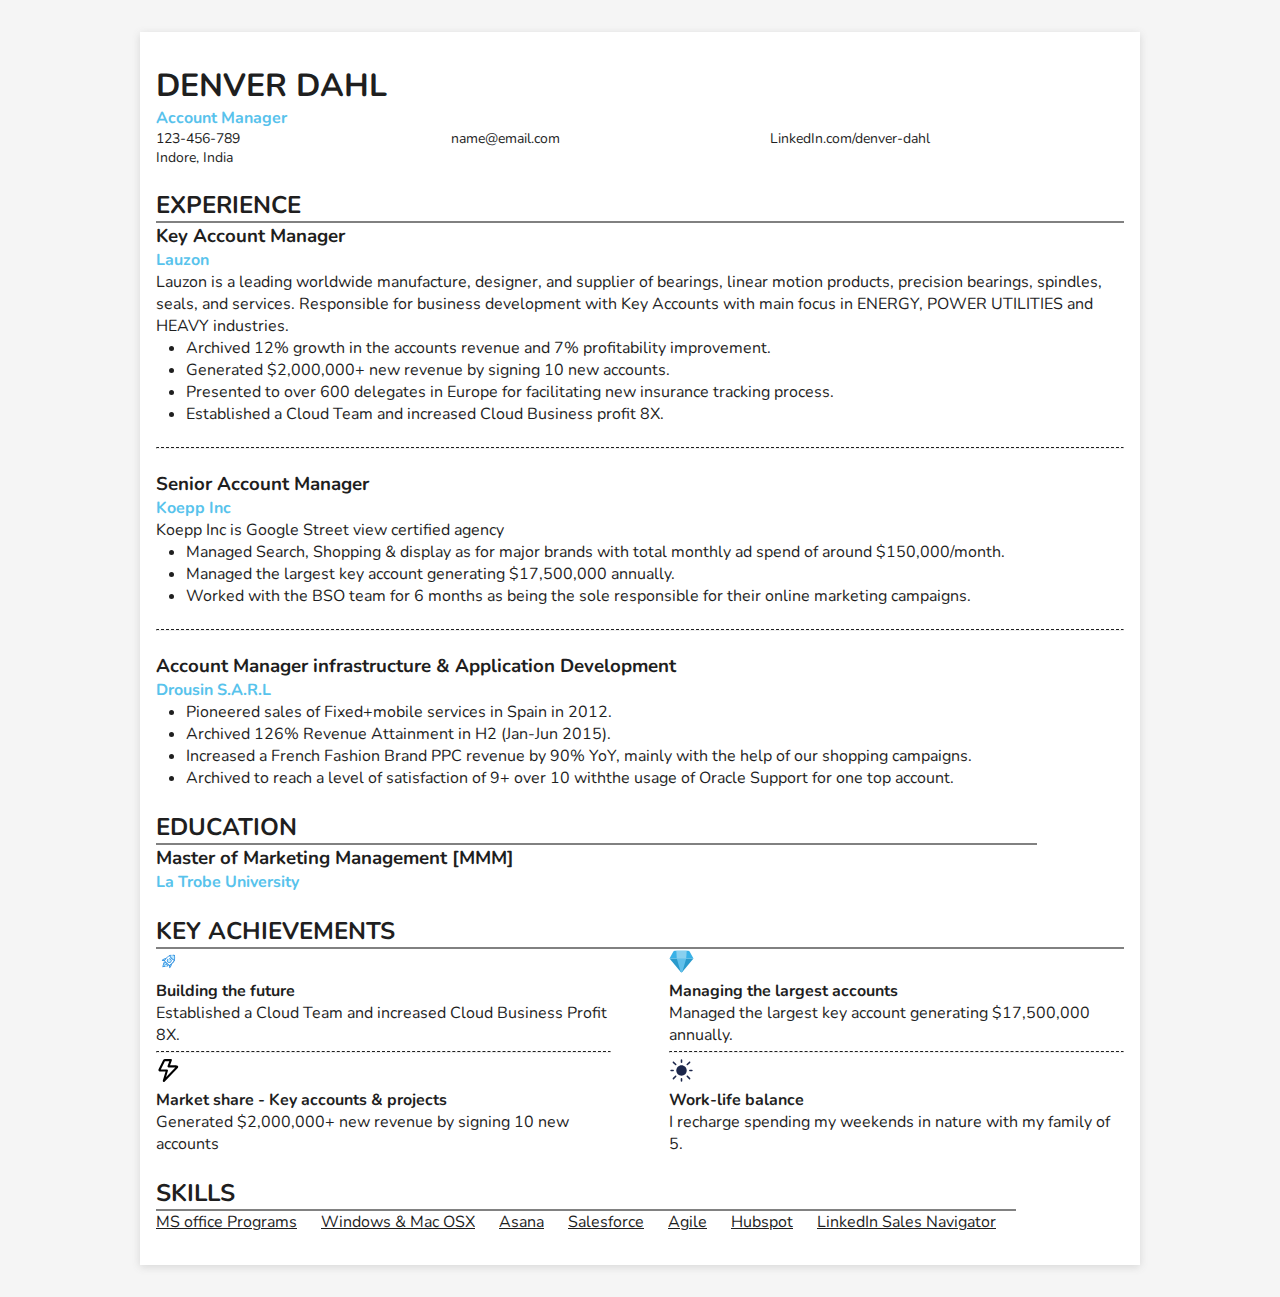
<file: cv2.html>
<!DOCTYPE html>
<html lang="en">
<head>
    <meta charset="UTF-8">
    <meta name="viewport" content="width=device-width, initial-scale=1.0">
    <title>CV2</title>
    <link rel="stylesheet" href="cv2.css">
    <link rel="preconnect" href="https://fonts.googleapis.com"> 
    <link href="https://fonts.googleapis.com/css2?family=Nunito&display=swap" rel="stylesheet">
    <link rel="stylesheet" href="https://use.fontawesome.com/releases/v5.15.4/css/all.css" integrity="sha384-DyZ88mC6Up2uqS4h/KRgHuoeGwBcD4Ng9SiP4dIRy0EXTlnuz47vAwmeGwVChigm" crossorigin="anonymous"/>
</head>
<body>
    <section class="resume">
        <div class="header">
            <h1 class="header-name">DENVER DAHL</h1>
            <h4 class="header-job" style="color: rgb(88, 194, 236);">Account Manager</h4>
            <div class="header-contact">
                <a><i class="fas fa-mobile-alt"></i>123-456-789</a>
                <a><i class="fas fa-envelope"></i>name@email.com</a>
                <a><i class="fas fa-laptop-code"></i>LinkedIn.com/denver-dahl</a>                
            </div>
            <div class="header-contact1"><a><i class="fas fa-map-marker-alt"></i>Indore, India</a></div>
            <br>
            <div class="experience">
                <h2>EXPERIENCE</h2>
                <hr class="divider">
                <h3>Key Account Manager</h3>
                <p style="color: rgb(88, 195, 236)"><b>Lauzon</b></p>
                <div>
                    <p>Lauzon is a leading worldwide manufacture, designer, and supplier of bearings, linear motion products, precision bearings, spindles, seals, and services. Responsible for business development with Key Accounts with main focus in ENERGY, POWER UTILITIES and HEAVY industries.</p>
                    <ul>
                        <li class="info">Archived 12% growth in the accounts revenue and 7% profitability improvement.</li> 
                        <li class="info">Generated $2,000,000+ new revenue by signing 10 new accounts.</li>
                        <li class="info">Presented to over 600 delegates in Europe for facilitating new insurance tracking process.</li>   
                        <li class="info">Established a Cloud Team and increased Cloud Business profit 8X.</li>                    
                    </ul>
                </div>
                <br>
                <hr class="new1">
                <br>
                <h3>Senior Account Manager</h3>
                <p style="color: rgb(88, 195, 236)"><b>Koepp Inc</b></p>
                <div>
                    <p>Koepp Inc is Google Street view certified agency</p>
                    <ul>
                        <li class="info">Managed Search, Shopping & display as for major brands with total monthly ad spend of around $150,000/month.</li> 
                        <li class="info">Managed the largest key account generating $17,500,000 annually.</li>
                        <li class="info">Worked with the BSO team for 6 months as being the sole responsible for their online marketing campaigns.</li>                       
                    </ul>
                </div>
                <br>
                <hr class="new1">
                <br>
                <h3>Account Manager infrastructure & Application Development</h3>
                <p style="color: rgb(88, 195, 236)"><b>Drousin S.A.R.L</b></p>
                <div>                    
                    <ul>
                        <li class="info">Pioneered sales of Fixed+mobile services in Spain in 2012.</li> 
                        <li class="info">Archived 126% Revenue Attainment in H2 (Jan-Jun 2015).</li>
                        <li class="info">Increased a French Fashion Brand PPC revenue by 90% YoY, mainly with the help of our shopping campaigns.</li>
                        <li class="info">Archived to reach a level of satisfaction of 9+ over 10 withthe usage of Oracle Support for one top account.</li>                       
                    </ul>
                </div>
                <br>
            </div>
            <div class="education">
                <h2>EDUCATION</h2>
                <hr class="new2">
                <h3>Master of Marketing Management [MMM]</h3>
                <p style="color: rgb(88, 195, 236)"><b>La Trobe University</b></p>
            </div>
            <br>
            <div class="achievements">
                <h2>KEY ACHIEVEMENTS</h2>
                <hr class="divider">
                <div class="leftclass">
                    <div class="info1"><img src="rocket-svgrepo-com.svg"><h4>Building the future</h4>
                    <p>Established a Cloud Team and increased Cloud Business Profit 8X.</p></div>
                    <hr class="new1">
                    <div class="info2"><img src="lightning-02-svgrepo-com.svg"><h4>Market share - Key accounts & projects</h4>
                    <p>Generated $2,000,000+ new revenue by signing 10 new accounts</p></div>
                </div>
                <div class="rightclass">
                    <div class="info1"><img src="diamond-svgrepo-com.svg"><h4>Managing the largest accounts</h4>
                    <p>Managed the largest key account generating $17,500,000 annually.</p></div>
                    <hr class="new1">
                    <div class="info2"><img src="sun-2-svgrepo-com.svg"><h4>Work-life balance</h4>
                    <p>I recharge spending my weekends in nature with my family of 5.</p></div>
                </div>
            </div>
            <br>
            <div>
                <h2>SKILLS</h2>
                <hr class="divider">
                <div>
                    <a class="skills"><u>MS office Programs</u></a>
                    <a class="skills"><u>Windows & Mac OSX</u></a>
                    <a class="skills"><u>Asana</u></a>
                    <a class="skills"><u>Salesforce</u></a>
                    <a class="skills"><u>Agile</u></a>
                    <a class="skills"><u>Hubspot</u></a>
                    <a class="skills"><u>LinkedIn Sales Navigator</u></a>
                </div>
                <div>
                    <a></a>
                </div>
            </div>
        </div>
    </section>
</body>
</html>
</file>
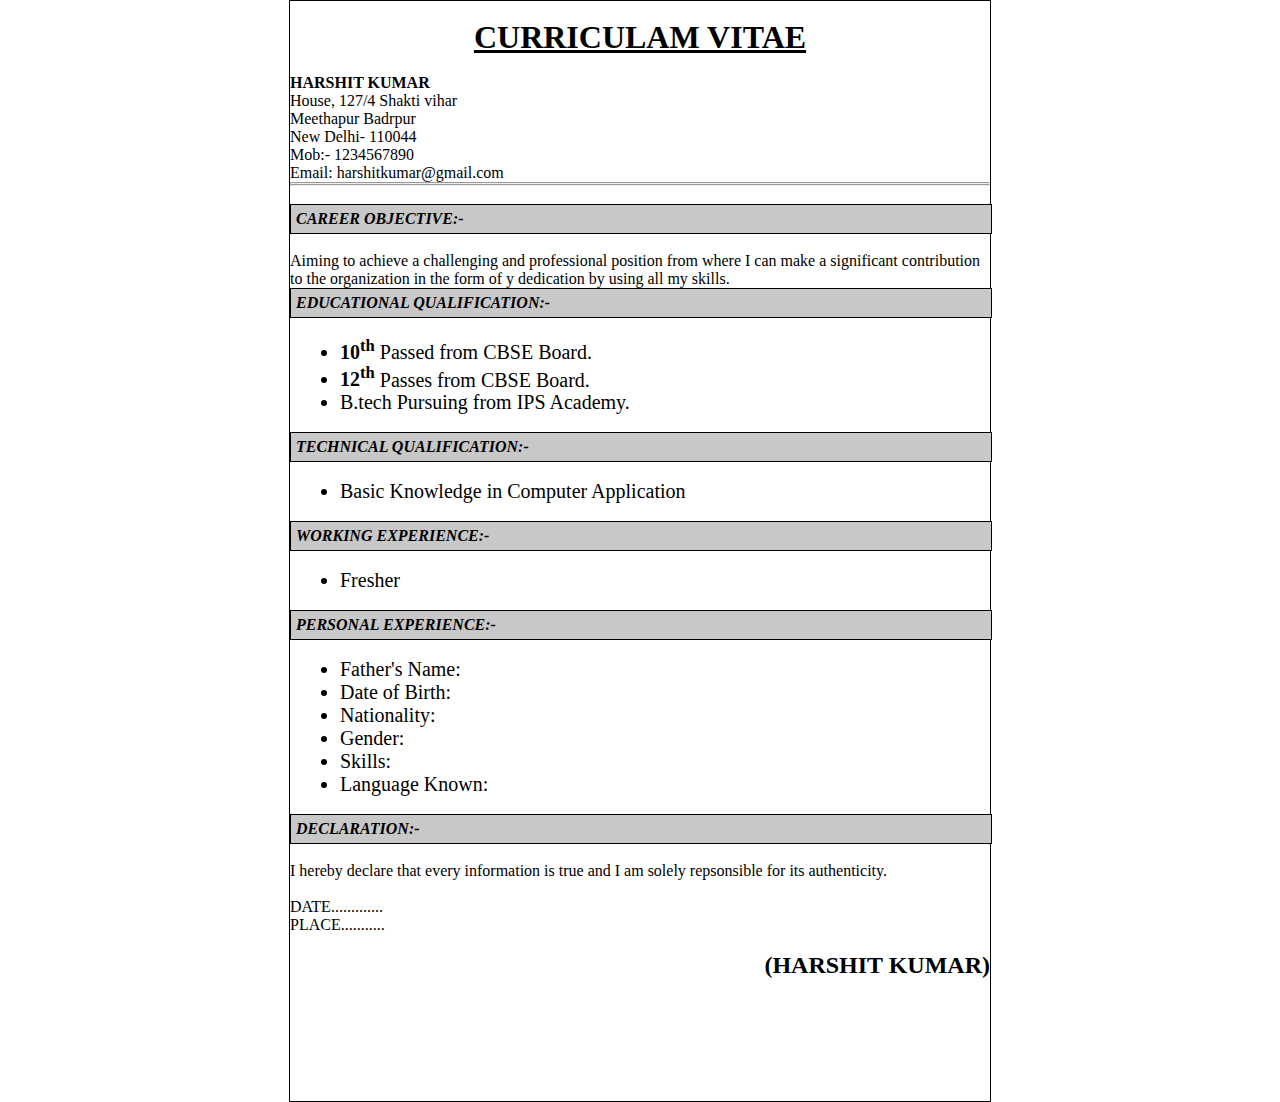
<file: cv3.html>
<!DOCTYPE html>
<html lang="en">
<head>
    <meta charset="UTF-8">
    <meta name="viewport" content="width=device-width, initial-scale=1.0">
    <title>CV-3</title>
    <link rel="stylesheet" href="cv3.css">
</head>
<body>
    <div class="outer">
        <br>
        <h1><u>CURRICULAM  VITAE</u></h1>
        <br>
        <p><b>HARSHIT KUMAR</b><br>
            House, 127/4 Shakti vihar<br>
            Meethapur Badrpur<br>
            New Delhi- 110044<br>
            Mob:- 1234567890<br>
            Email: harshitkumar@gmail.com<br>
        </p>
        <hr>
        <hr>
        <br>
        <div class="border">
            <i><b>CAREER OBJECTIVE:-</b></i>
        </div>
        <br>
        <p>Aiming to achieve a challenging and professional position from where I can make a significant contribution to the organization in the form of y dedication by using all my skills.</p>
        <div class="border">
            <i><b>EDUCATIONAL QUALIFICATION:-</b></i>
        </div>
        <br>
        <ul>
            <li><b>10<sup>th</sup></b> Passed from CBSE Board.</li>
            <li><b>12<sup>th</sup></b> Passes from CBSE Board.</li>
            <li>B.tech Pursuing from IPS Academy.</li>
        </ul>
        <br>
        <div class="border">
            <i><b>TECHNICAL QUALIFICATION:-</b></i>
        </div>
        <br>
        <ul>
            <li>Basic Knowledge in Computer Application</li>
        </ul>
        <br>
        <div class="border">
            <i><b>WORKING EXPERIENCE:-</b></i>
        </div>
        <br>
        <ul>
            <li>Fresher</li>
        </ul>
        <br>
        <div class="border">
            <i><b>PERSONAL EXPERIENCE:-</b></i>
        </div>
        <br>
        <ul>
            <li>Father's Name:</li>
            <li>Date of Birth:</li>
            <li>Nationality:</li>
            <li>Gender:</li>
            <li>Skills:</li>
            <li>Language Known:</li>
        </ul>
        <br>
        <div class="border">
            <i><b>DECLARATION:-</b></i>
        </div>
        <br>
        <p>I hereby declare that every information is true and I am solely repsonsible for its authenticity.</p>
        <br>
        <p>DATE.............<br>
        PLACE...........</p>
        <br>
        <h2>(HARSHIT KUMAR)</h2>
    </div>
</body>
</html>
</file>
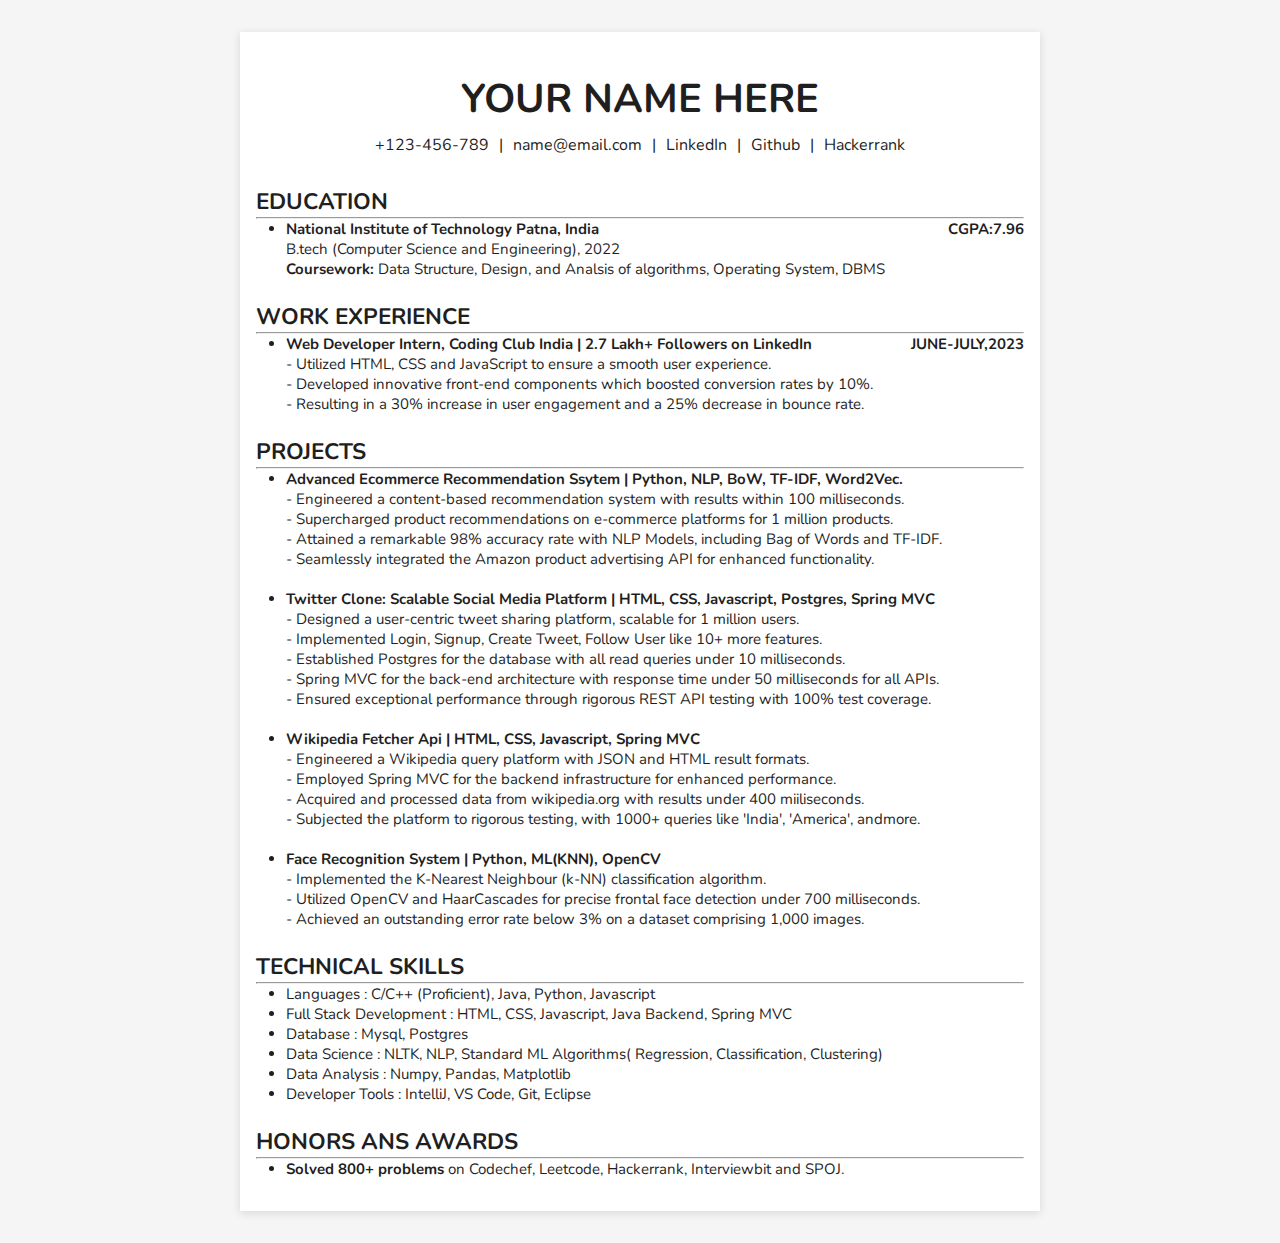
<file: cv4.html>
<!DOCTYPE html>
<html lang="en">
<head>
    <meta charset="UTF-8">
    <meta name="viewport" content="width=device-width, initial-scale=1.0">
    <title>CV4</title>
    <link rel="stylesheet" href="cv4.css">
    <link rel="preconnect" href="https://fonts.googleapis.com"> 
    <link href="https://fonts.googleapis.com/css2?family=Nunito&display=swap" rel="stylesheet">
    <link rel="stylesheet" href="https://use.fontawesome.com/releases/v5.15.4/css/all.css" integrity="sha384-DyZ88mC6Up2uqS4h/KRgHuoeGwBcD4Ng9SiP4dIRy0EXTlnuz47vAwmeGwVChigm" crossorigin="anonymous"/>
</head>
<body>
    <section class="resume">
        <div class="header">
            <h1 class="header-name">Your Name Here</h1>
            <div class="header-contact">
                <a>+123-456-789</a><a>|</a>
                <a> name@email.com</a><a>|</a>
                <a> LinkedIn</a><a>|</a>
                <a> Github</a><a>|</a>
                <a> Hackerrank</a>
            </div>
        </div>
        <br>
        <div class="education">
            <h2>EDUCATION</h2>
            <hr>
            <div class="parentcgpa">
            <li class="national">
                <b>National Institute of Technology Patna, India</b> 
            </li>
            <p class="cgpaclass"><b>CGPA:7.96</b></p>
            <p class="info">B.tech (Computer Science and Engineering), 2022<br><b>Coursework:</b> Data Structure, Design, and Analsis of algorithms, Operating System, DBMS</p>
            </div>
        </div>
        <br>
        <div class="education">
            <h2>WORK EXPERIENCE</h2>
            <hr>
            <div class="parentcgpa"> 
            <li class="national">
                <b>Web Developer Intern, Coding Club India | 2.7 Lakh+ Followers on LinkedIn</b>
            </li>
            <p class="cgpaclass"><b>JUNE-JULY,2023</b></p>
            <p class="info">- Utilized HTML, CSS and JavaScript to ensure a smooth user experience.
                <br>
                - Developed innovative front-end components which boosted conversion rates by 10%.
                <br>
                - Resulting in a 30% increase in user engagement and a 25% decrease in bounce rate.
            </p>
            </div>
        </div>
        <br>
        <div class="education">
            <h2>PROJECTS</h2>
            <hr>
            <li class="national">
                <b>Advanced Ecommerce Recommendation Ssytem | Python, NLP, BoW, TF-IDF, Word2Vec.</b>
            </li>
            <p class="info">- Engineered a content-based recommendation system with results within 100 milliseconds.
                <br>
                - Supercharged product recommendations on e-commerce platforms for 1 million products.
                <br>
                - Attained a remarkable 98% accuracy rate with NLP Models, including Bag of Words and TF-IDF.
                <br>
                - Seamlessly integrated the Amazon product advertising API for enhanced functionality.
            </p>
            <br>
            <li class="national">
                <b>Twitter Clone: Scalable Social Media Platform | HTML, CSS, Javascript, Postgres, Spring MVC</b>
            </li>
            <p class="info">- Designed a user-centric tweet sharing platform, scalable for 1 million users.
                <br>
                - Implemented Login, Signup, Create Tweet, Follow User like 10+ more features.
                <br>
                - Established Postgres for the database with all read queries under 10 milliseconds.
                <br>
                - Spring MVC for the back-end architecture with response time under 50 milliseconds for all APIs.
                <br>
                - Ensured exceptional performance through rigorous REST API testing with 100% test coverage.
            </p>
            <br>
            <li class="national">
                <b>Wikipedia Fetcher Api | HTML, CSS, Javascript, Spring MVC</b>
            </li>
            <p class="info">- Engineered a Wikipedia query platform with JSON and HTML result formats.
                <br>
                - Employed Spring MVC for the backend infrastructure for enhanced performance.
                <br>
                - Acquired and processed data from wikipedia.org with results under 400 miiliseconds.
                <br>
                - Subjected the platform to rigorous testing, with 1000+ queries like 'India', 'America', andmore.
            </p>
            <br>
            <li class="national">
                <b>Face Recognition System | Python, ML(KNN), OpenCV</b>
            </li>
            <p class="info">- Implemented the K-Nearest Neighbour (k-NN) classification algorithm.
                <br>
                - Utilized OpenCV and HaarCascades for precise frontal face detection under 700 milliseconds.
                <br>
                - Achieved an outstanding error rate below 3% on a dataset comprising 1,000 images.
            </p>
        </div>
        <br>
        <div class="education">
            <h2>TECHNICAL SKILLS</h2>
            <hr>
            <li class="national">Languages : C/C++ (Proficient), Java, Python, Javascript</li>
            <li class="national">Full Stack Development : HTML, CSS, Javascript, Java Backend, Spring MVC</li>    
            <li class="national">Database : Mysql, Postgres</li>
            <li class="national">Data Science : NLTK, NLP, Standard ML Algorithms( Regression, Classification, Clustering)</li>
            <li class="national">Data Analysis : Numpy, Pandas, Matplotlib</li>
            <li class="national">Developer Tools : IntelliJ, VS Code, Git, Eclipse</li>
        </div>
        <br>
        <div class="education">
            <h2>HONORS ANS AWARDS</h2>
            <hr>
            <li class="national"><b>Solved 800+ problems</b> on Codechef, Leetcode, Hackerrank, Interviewbit and SPOJ.</li>
        </div>
    </section>
</body>
</html>
</file>
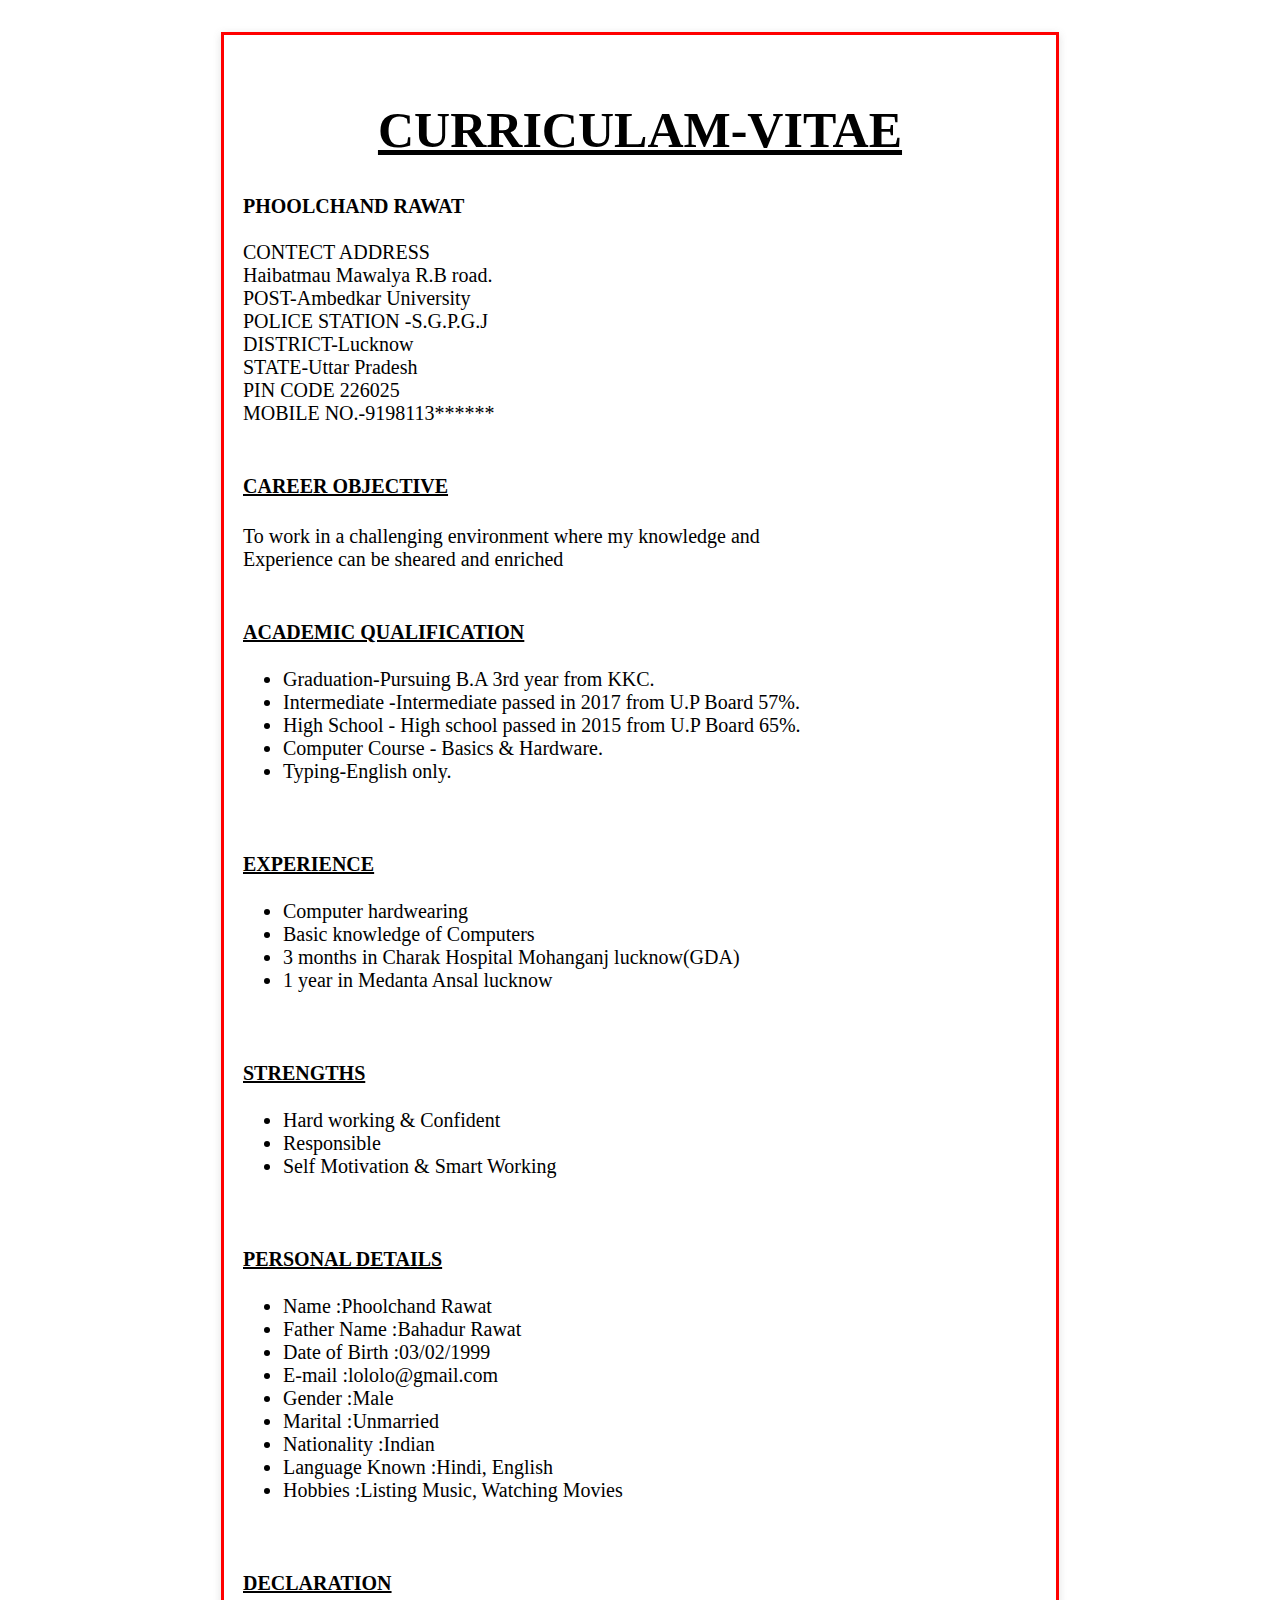
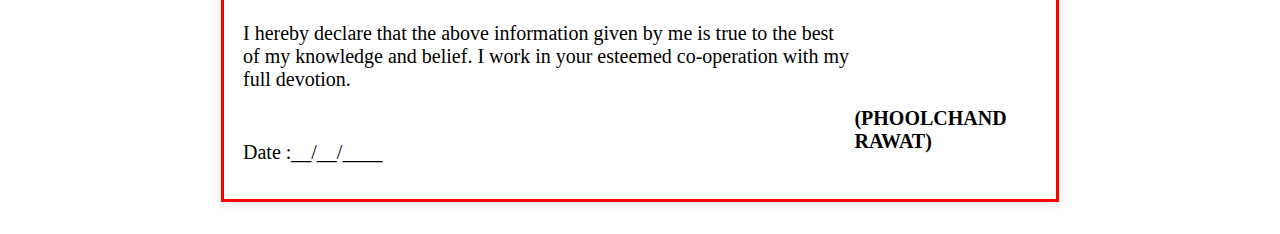
<file: cv_on_html.html>
<!DOCTYPE html>
<html lang="en">
<head>
    <meta charset="UTF-8">
    <meta name="viewport" content="width=device-width, initial-scale=1.0">
    <title>CV Code</title>
    <link rel="stylesheet" href="cv_on_html.css">
</head>
<body>
    <section class="resume" style="border: 3px solid red;">
    <div class="curriculam">
        <h1><u>CURRICULAM-VITAE</u></h1>
    </div>
    <table class="information">        
        <tr>
            <td><b>PHOOLCHAND RAWAT</b><br>
                <br>
                CONTECT ADDRESS<br>
                Haibatmau Mawalya R.B road.<br>
                POST-Ambedkar University<br>
                POLICE STATION -S.G.P.G.J<br>
                DISTRICT-Lucknow<br>
                STATE-Uttar Pradesh<br>
                PIN CODE 226025<br>
                MOBILE NO.-9198113******</td>
        </tr>
        <tr>
            <td><br><br><b><u>CAREER OBJECTIVE</u></b></td>
        </tr>
        <tr>
            <td><br>To work in a challenging environment where my knowledge and Experience can be sheared and enriched</td>
        </tr>
        <tr>
            <td><br><br><b><u>ACADEMIC QUALIFICATION</u></b></td>
        </tr>
        <tr>
            <td>
                <div>
                    <ul>
                        <li>Graduation-Pursuing B.A 3rd year from KKC.</li>
                        <li>Intermediate -Intermediate passed in 2017 from U.P Board 57%.</li>
                        <li>High School - High school passed in 2015 from U.P Board 65%.</li>
                        <li>Computer Course - Basics & Hardware.</li>
                        <li>Typing-English only.</li>
                    </ul>
                </div>
            </td>
        </tr>
        <tr>
            <td><br><br><b><u>EXPERIENCE</u></b></td>
        </tr>
        <tr>
            <td>
                <div>
                    <ul>
                        <li>Computer hardwearing</li>
                        <li>Basic knowledge of Computers</li>
                        <li>3 months in Charak Hospital Mohanganj lucknow(GDA)</li>
                        <li>1 year in Medanta Ansal lucknow</li>                    
                    </ul>
                </div>
            </td>
        </tr>
        <tr>
            <td><br><br><b><u>STRENGTHS</u></b></td>
        </tr>
        <tr>
            <td>
                <div>
                    <ul>
                        <li>Hard working & Confident</li>
                        <li>Responsible</li>
                        <li>Self Motivation & Smart Working</li>
                    </ul>
                </div>
            </td>
        </tr>
        <tr>
            <td><br><br><b><u>PERSONAL DETAILS</u></b></td>
        </tr>
        <tr>
            <td>
                <div>
                    <ul>
                        <li>Name            :Phoolchand Rawat</li>
                        <li>Father Name     :Bahadur Rawat</li>
                        <li>Date of Birth   :03/02/1999</li>
                        <li>E-mail          :lololo@gmail.com</li>
                        <li>Gender          :Male</li>
                        <li>Marital         :Unmarried</li>
                        <li>Nationality     :Indian</li>
                        <li>Language Known  :Hindi, English</li>
                        <li>Hobbies         :Listing Music, Watching Movies</li>
                    </ul>
                </div>
            </td>
        </tr>
        <tr>
            <td><br><br><b><u>DECLARATION</u></b></td>
        </tr>
        <tr>
            <td><br>I hereby declare that the above information given by me is true to the best of my knowledge and belief.
            I work in your esteemed co-operation with my full devotion.</td>
        </tr>
        <tr>
            <td><br><br>
                Date :__/__/____</td> <td><b><strong>(PHOOLCHAND RAWAT)</strong></b></td>
        </tr>
    </table>
</section>
</body>
</html>
</file>
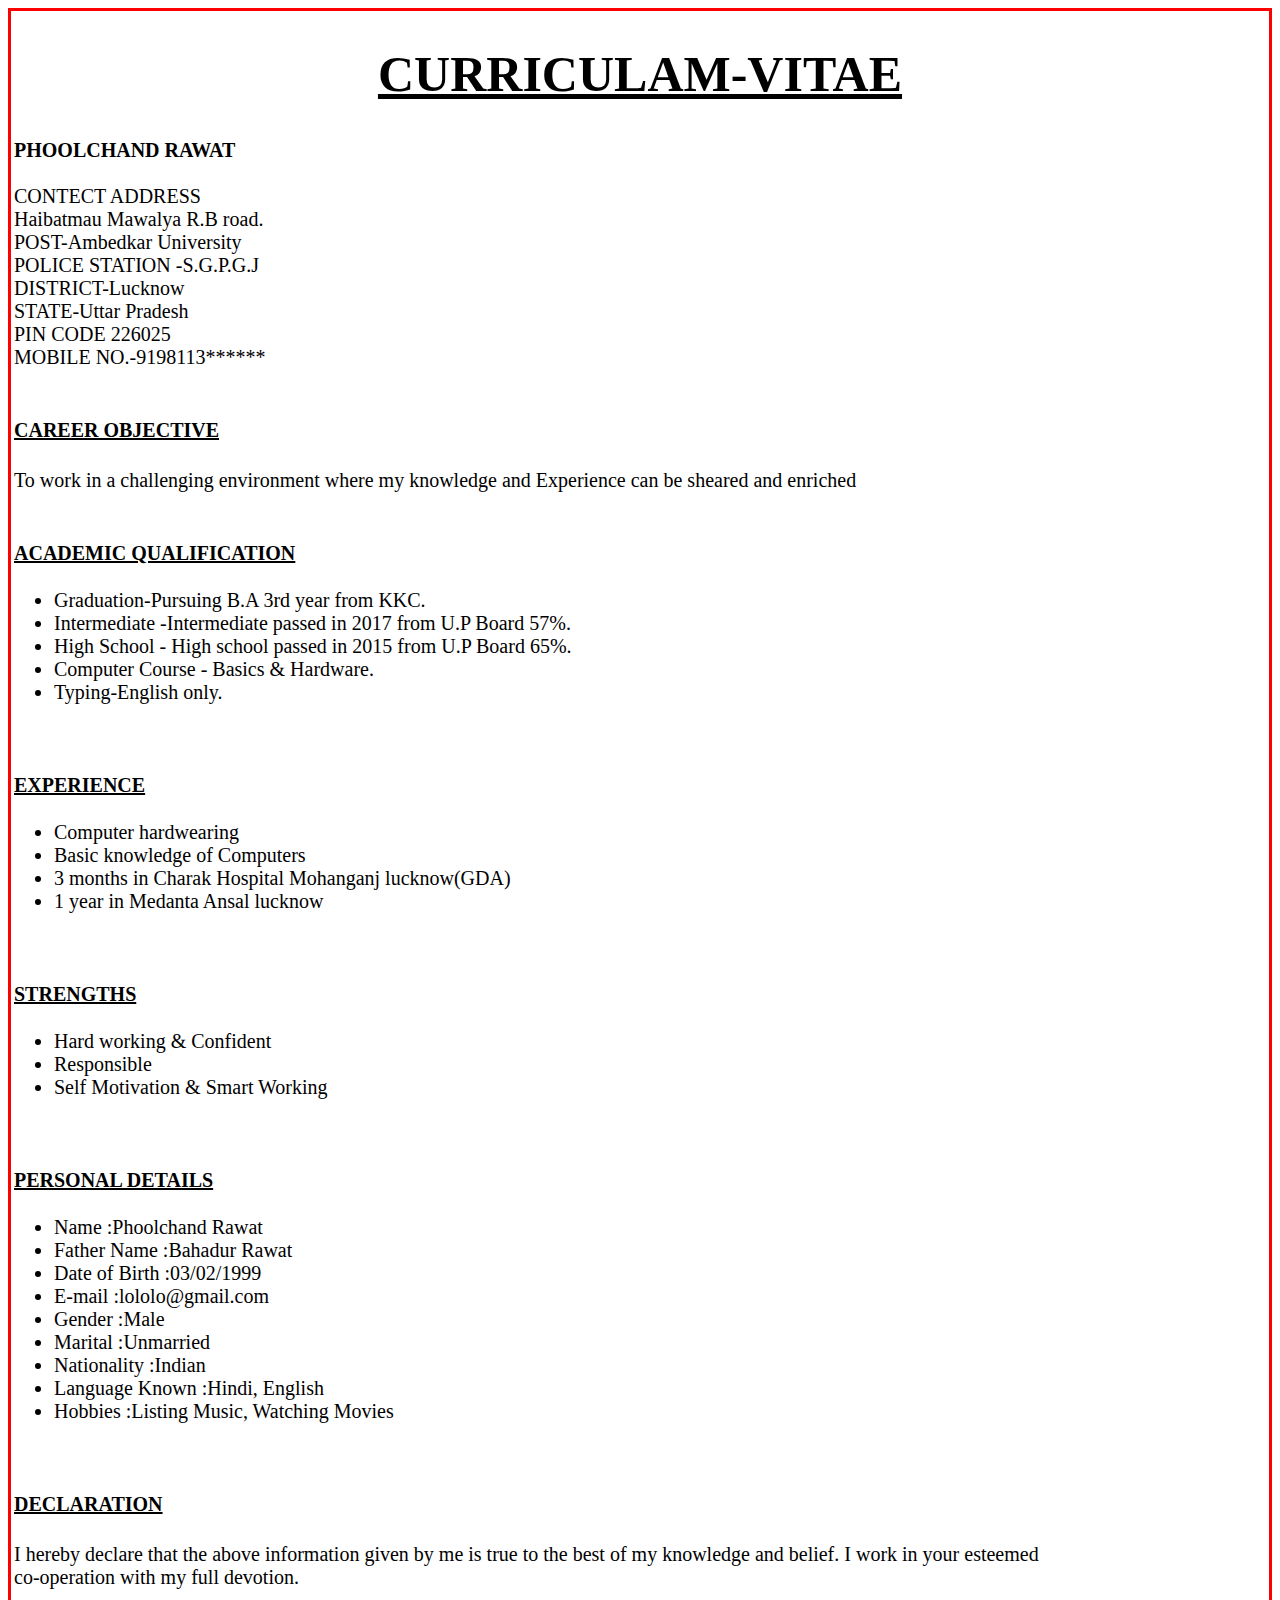
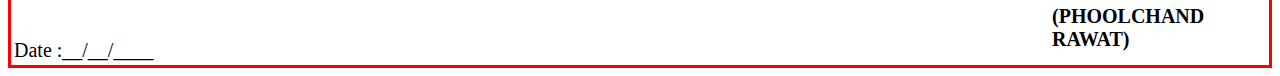
<file: Project/cv_on_html.html>
<!DOCTYPE html>
<html lang="en">
<head>
    <meta charset="UTF-8">
    <meta name="viewport" content="width=device-width, initial-scale=1.0">
    <title>CV Code</title>
    <link rel="stylesheet" href="cv_on_html.css">
</head>
<body style="border: 3px solid red;">
    <div class="curriculam">
        <h1><u>CURRICULAM-VITAE</u></h1>
    </div>
    <table class="information">        
        <tr>
            <td><b>PHOOLCHAND RAWAT</b><br>
                <br>
                CONTECT ADDRESS<br>
                Haibatmau Mawalya R.B road.<br>
                POST-Ambedkar University<br>
                POLICE STATION -S.G.P.G.J<br>
                DISTRICT-Lucknow<br>
                STATE-Uttar Pradesh<br>
                PIN CODE 226025<br>
                MOBILE NO.-9198113******</td>
        </tr>
        <tr>
            <td><br><br><b><u>CAREER OBJECTIVE</u></b></td>
        </tr>
        <tr>
            <td><br>To work in a challenging environment where my knowledge and Experience can be sheared and enriched</td>
        </tr>
        <tr>
            <td><br><br><b><u>ACADEMIC QUALIFICATION</u></b></td>
        </tr>
        <tr>
            <td>
                <div>
                    <ul>
                        <li>Graduation-Pursuing B.A 3rd year from KKC.</li>
                        <li>Intermediate -Intermediate passed in 2017 from U.P Board 57%.</li>
                        <li>High School - High school passed in 2015 from U.P Board 65%.</li>
                        <li>Computer Course - Basics & Hardware.</li>
                        <li>Typing-English only.</li>
                    </ul>
                </div>
            </td>
        </tr>
        <tr>
            <td><br><br><b><u>EXPERIENCE</u></b></td>
        </tr>
        <tr>
            <td>
                <div>
                    <ul>
                        <li>Computer hardwearing</li>
                        <li>Basic knowledge of Computers</li>
                        <li>3 months in Charak Hospital Mohanganj lucknow(GDA)</li>
                        <li>1 year in Medanta Ansal lucknow</li>                    
                    </ul>
                </div>
            </td>
        </tr>
        <tr>
            <td><br><br><b><u>STRENGTHS</u></b></td>
        </tr>
        <tr>
            <td>
                <div>
                    <ul>
                        <li>Hard working & Confident</li>
                        <li>Responsible</li>
                        <li>Self Motivation & Smart Working</li>
                    </ul>
                </div>
            </td>
        </tr>
        <tr>
            <td><br><br><b><u>PERSONAL DETAILS</u></b></td>
        </tr>
        <tr>
            <td>
                <div>
                    <ul>
                        <li>Name            :Phoolchand Rawat</li>
                        <li>Father Name     :Bahadur Rawat</li>
                        <li>Date of Birth   :03/02/1999</li>
                        <li>E-mail          :lololo@gmail.com</li>
                        <li>Gender          :Male</li>
                        <li>Marital         :Unmarried</li>
                        <li>Nationality     :Indian</li>
                        <li>Language Known  :Hindi, English</li>
                        <li>Hobbies         :Listing Music, Watching Movies</li>
                    </ul>
                </div>
            </td>
        </tr>
        <tr>
            <td><br><br><b><u>DECLARATION</u></b></td>
        </tr>
        <tr>
            <td><br>I hereby declare that the above information given by me is true to the best of my knowledge and belief.
            I work in your esteemed co-operation with my full devotion.</td>
        </tr>
        <tr>
            <td><br><br>
                Date :__/__/____</td> <td><b><strong>(PHOOLCHAND RAWAT)</strong></b></td>
        </tr>
    </table>
</body>
</html>
</file>
<file: cv2.css>
:root
{
    --baseColor: #f5f5f5;
    --backgroundColor: #fff;
    --fontColor: #1f1f1f;
    --lineColor: #818181;
    --greyColor: #e5e5e5;
}

*
{
    margin: 0;
    padding: 0;
    box-sizing: border-box;
    outline: none;
    font-family: "Nunito", sans-serif;
}

body
{
    background-color: var(--baseColor);
    width: 100%;
    height: auto;
    color: var(--fontColor);
}
.resume
{
    max-width: 1000px;
    margin: 2rem auto;
    background: var(--backgroundColor);
    padding: 2rem 1rem;
    box-shadow: rgba(99, 99, 99, 0.2) 0px 2px 8px 0px;
}
.header
{
    display: flex;
    flex-direction: column;
    justify-content: start;
    align-items: start;
}
.header-job
{
    letter-spacing: 1;
}
.header-contact
{
    width: 80%;
    display: flex;
    flex-wrap: wrap;
    justify-content: space-between;
    gap: 10px;
    font-size: 14px;
    margin-bottom: 0px;
}
.header-contact1
{
    width: 80%;
    display: flex;
    flex-wrap: wrap;
    justify-content: space-between;
    gap: 10px;
    font-size: 14px;
    margin-top: 0px;
}
.divider
{
    width: 100%;
    border: 1px solid var(--lineColor);
}
.info
{
    margin-left: 30px;
}
hr.new1 {
    border-top: 1px dashed var(--fontColor);
}
hr.new2
{
    width: 246%;
    border: 1px solid var(--lineColor);
}
.body-resume
{
    width: 100%;
    display: grid;
    grid-template-columns: repeat(auto-fill, minmax(300px, 1fr));
}
.left-resume
{
    padding: 0 1rem;
    text-align: right;
    border-right: 2px solid var(--lineColor);
}
.card-resume
{
    padding: 0.5rem 1rem;
    position: relative;
    animation: show 3s 1s;
}
.leftclass
{
    width: 47%;
    float: left;
}
.rightclass
{
    width: 47%;
    float: right;
}
.info1
{
    margin-bottom: 5px;
}
.info2
{
    margin-top: 5px;
}
img
{
    height: 25px;
    width: 25px;
}
.skills
{
    margin-right: 20px;
}
</file>
<file: cv3.css>
*
{
    padding: 0px;
    margin: 0px;
}
.outer
{
    width: 700px;
    height: 1100px;
    border: 1px solid black;
    margin: 0px auto;
}
.outer h1
{
    text-align: center;
}
.p
{
    font-size: 20px;
}
.border
{
    width: 98.5%;
    padding: 5px;
    background-color: rgb(200, 200, 200);
    border: 1px solid black;
}
ul
{
    font-size: 20px;
    margin-left: 50px;
}
h2
{
    float: right;
}
</file>
<file: cv4.css>
:root
{
    --baseColor: #f5f5f5;
    --backgroundColor: #fff;
    --fontColor: #1f1f1f;
    --lineColor: #818181;
    --greyColor: #e5e5e5;
}
*
{
    margin: 0;
    padding: 0;
    box-sizing: border-box;
    outline: none;
    font-family: "Nunito", sans-serif;
}
body
{
    background-color: var(--baseColor);
    width: 100%;
    height: auto;
    color: var(--fontColor);
}
.resume
{
    max-width: 800px;
    margin: 2rem auto;
    background: var(--backgroundColor);
    padding: 2rem 1rem;
    box-shadow: rgba(99, 99, 99, 0.2) 0px 2px 8px 0px;
    
}
.header
{
    display: flex;
    flex-direction: column;
    justify-content: center;
    align-items: center;
    font-size: 20px;
}
.header-name
{
    letter-spacing: 2;
    text-transform: uppercase;
    padding-top: 0.5rem;
    text-align: center;
}
.header-contact
{
    width: 80%;
    display: flex;
    flex-wrap: wrap;
    justify-content: center;
    gap: 10px;
    padding: 0.5rem 0;
    font-size: 16px;
    position: relative;
    animation: show 2s .8s;
}
.education
{
    font-size: 15px;
}
.national
{
    margin-left: 30px;
}
.info
{
    margin-left: 30px;
}

.parentcgpa{
    position: relative;
}
.cgpaclass{
    position: absolute; 
top: 0; 
right: 0; 
}
</file>
<file: cv_on_html.css>
:root
{
    --backgroundColor: #fff;
}
.information
{
    font-size: 20px;
}
.curriculam
{
    text-align: center;
    font-size: 25px;
}
.resume
{
    max-width: 800px;
    margin: 2rem auto;
    background: var(--backgroundColor);
    padding: 2rem 1rem;
    box-shadow: rgba(99, 99, 99, 0.2) 0px 2px 8px 0px;
}
</file>
<file: Project/cv_on_html.css>
.information
{
    font-size: 20px;
}
.curriculam
{
    text-align: center;
    font-size: 25px;
}
</file>
